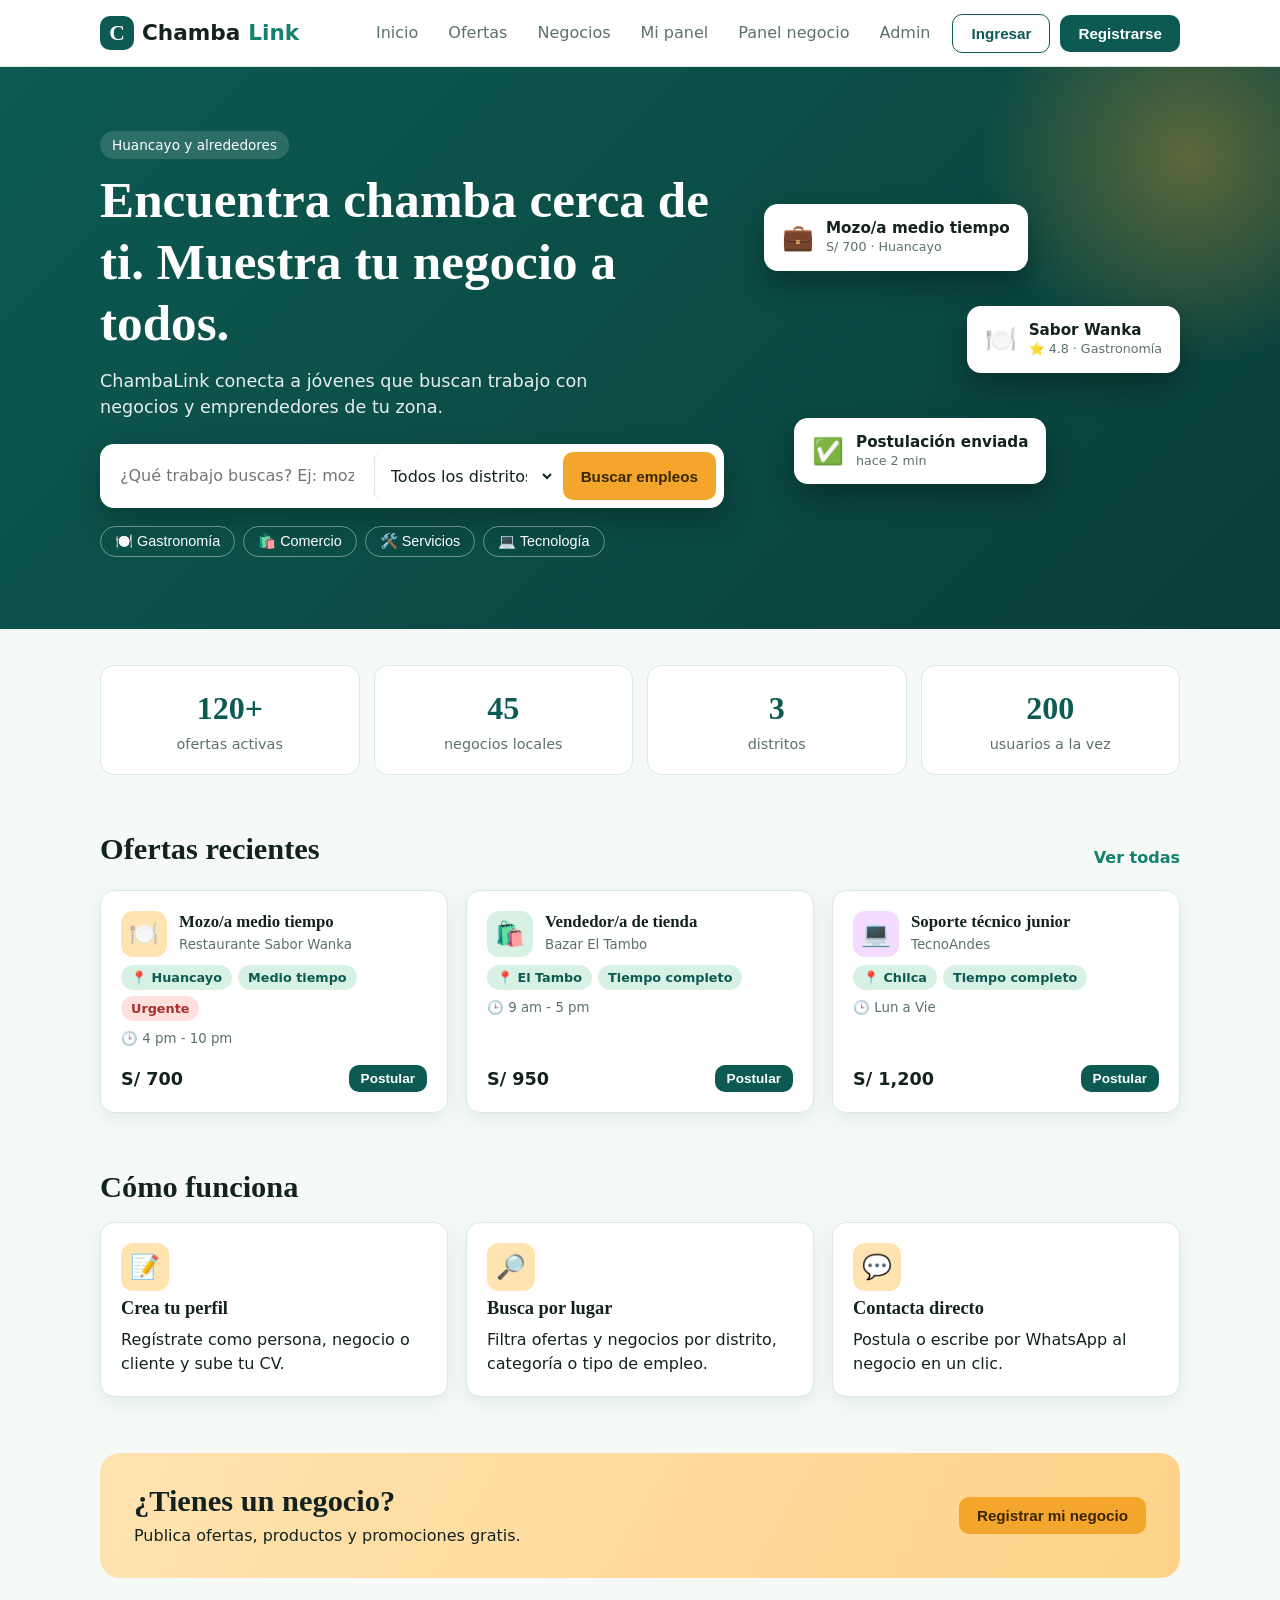
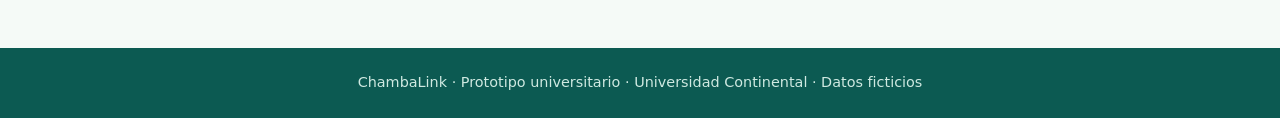
<file: index.html>
<!DOCTYPE html>
<html lang="es">
<head>
<meta charset="UTF-8">
<meta name="viewport" content="width=device-width, initial-scale=1">
<title>ChambaLink – Prototipo</title>
<link rel="stylesheet" href="style.css">
</head>
<body>

<header class="nav">
  <div class="wrap nav-in">
    <a class="logo" data-go="home"><span class="logo-mark">C</span>Chamba<b>Link</b></a>
    <button class="burger" id="burger" aria-label="Abrir menú">☰</button>
    <nav id="menu">
      <a data-go="home">Inicio</a>
      <a data-go="jobs">Ofertas</a>
      <a data-go="biz">Negocios</a>
      <a data-go="user">Mi panel</a>
      <a data-go="negocio">Panel negocio</a>
      <a data-go="admin">Admin</a>
      <button class="btn ghost" data-go="auth">Ingresar</button>
      <button class="btn" data-go="auth" data-tab="reg">Registrarse</button>
    </nav>
  </div>
</header>

<!-- INICIO -->
<main id="home" class="view active">
  <section class="hero">
    <div class="wrap hero-in">
      <div>
        <p class="tag">Huancayo y alrededores</p>
        <h1>Encuentra chamba cerca de ti. Muestra tu negocio a todos.</h1>
        <p class="lead">ChambaLink conecta a jóvenes que buscan trabajo con negocios y emprendedores de tu zona.</p>
        <form class="search" id="heroSearch">
          <input id="q" placeholder="¿Qué trabajo buscas? Ej: mozo, ventas" aria-label="Buscar empleo">
          <select id="qd" aria-label="Distrito"><option value="">Todos los distritos</option><option>Huancayo</option><option>El Tambo</option><option>Chilca</option></select>
          <button class="btn accent">Buscar empleos</button>
        </form>
        <div class="chips" id="homeChips"></div>
      </div>
      <div class="hero-art" aria-hidden="true">
        <div class="float f1">💼 <span><b>Mozo/a medio tiempo</b><small>S/ 700 · Huancayo</small></span></div>
        <div class="float f2">🍽️ <span><b>Sabor Wanka</b><small>⭐ 4.8 · Gastronomía</small></span></div>
        <div class="float f3">✅ <span><b>Postulación enviada</b><small>hace 2 min</small></span></div>
      </div>
    </div>
  </section>

  <section class="wrap sec">
    <div class="stats">
      <div><b>120+</b><span>ofertas activas</span></div>
      <div><b>45</b><span>negocios locales</span></div>
      <div><b>3</b><span>distritos</span></div>
      <div><b>200</b><span>usuarios a la vez</span></div>
    </div>
  </section>

  <section class="wrap sec">
    <div class="sec-head"><h2>Ofertas recientes</h2><a class="link" data-go="jobs">Ver todas</a></div>
    <div class="grid" id="homeJobs"></div>
  </section>

  <section class="wrap sec">
    <h2>Cómo funciona</h2>
    <div class="grid g3 steps">
      <div class="card"><span class="ico">📝</span><h3>Crea tu perfil</h3><p>Regístrate como persona, negocio o cliente y sube tu CV.</p></div>
      <div class="card"><span class="ico">🔎</span><h3>Busca por lugar</h3><p>Filtra ofertas y negocios por distrito, categoría o tipo de empleo.</p></div>
      <div class="card"><span class="ico">💬</span><h3>Contacta directo</h3><p>Postula o escribe por WhatsApp al negocio en un clic.</p></div>
    </div>
  </section>

  <section class="wrap sec">
    <div class="cta-band">
      <div><h2>¿Tienes un negocio?</h2><p>Publica ofertas, productos y promociones gratis.</p></div>
      <button class="btn accent" data-go="auth" data-tab="reg">Registrar mi negocio</button>
    </div>
  </section>
</main>

<!-- OFERTAS -->
<main id="jobs" class="view">
  <div class="wrap sec">
    <h2>Ofertas laborales</h2>
    <div class="filters">
      <input id="jq" placeholder="Buscar por puesto o negocio" aria-label="Buscar">
      <select id="jc" aria-label="Categoría"><option value="">Todas las categorías</option></select>
      <select id="jd" aria-label="Distrito"><option value="">Todos los distritos</option><option>Huancayo</option><option>El Tambo</option><option>Chilca</option></select>
    </div>
    <p class="muted" id="jCount"></p>
    <div class="grid" id="jobGrid"></div>
  </div>
</main>

<!-- NEGOCIOS -->
<main id="biz" class="view">
  <div class="wrap sec">
    <h2>Negocios y productos</h2>
    <div class="chips dark" id="bizChips"></div>
    <div class="grid" id="bizGrid"></div>
  </div>
</main>

<!-- LOGIN / REGISTRO -->
<main id="auth" class="view">
  <div class="wrap sec auth-wrap">
    <div class="auth-side">
      <h2>Tu próxima chamba empieza aquí</h2>
      <p>Cuenta de demostración: no se guarda ningún dato.</p>
      <ul><li>✔ Postula en un clic</li><li>✔ Publica tu negocio</li><li>✔ Recibe avisos</li></ul>
    </div>
    <div class="card auth-card">
      <div class="tabs"><button class="tab on" data-tab="login">Iniciar sesión</button><button class="tab" data-tab="reg">Registrarse</button></div>
      <form id="formLogin" class="form">
        <label>Correo<input type="email" value="diego@correo.com" required></label>
        <label>Contraseña<input type="password" value="123456" required></label>
        <label>Entrar como<select id="loginRole"><option value="user">Persona que busca empleo</option><option value="negocio">Negocio o emprendedor</option><option value="admin">Administrador</option></select></label>
        <button class="btn full">Iniciar sesión</button>
      </form>
      <form id="formReg" class="form" hidden>
        <label>Nombres<input required placeholder="Tu nombre"></label>
        <label>Correo<input type="email" required placeholder="correo@ejemplo.com"></label>
        <label>Contraseña<input type="password" required placeholder="Mínimo 8 caracteres"></label>
        <label>Tipo de cuenta<select id="regRole"><option value="user">Persona que busca empleo</option><option value="negocio">Negocio o emprendedor</option><option value="user">Cliente</option></select></label>
        <button class="btn full">Crear cuenta</button>
      </form>
    </div>
  </div>
</main>

<!-- PANEL USUARIO -->
<main id="user" class="view">
  <div class="wrap sec dash">
    <aside class="card profile">
      <div class="avatar">DP</div>
      <h3>Diego Pérez</h3>
      <p class="muted">Estudiante de Ing. de Sistemas · El Tambo</p>
      <span class="badge ok">Cuenta verificada</span>
      <div class="meter"><span style="width:80%"></span></div>
      <small class="muted">Perfil completo al 80%</small>
      <button class="btn ghost full" data-toast="CV actualizado (demo)">Subir CV</button>
    </aside>
    <div>
      <h2>Mi panel</h2>
      <div class="stats sm">
        <div><b>5</b><span>postulaciones</span></div>
        <div><b>2</b><span>en revisión</span></div>
        <div><b>1</b><span>aceptada</span></div>
      </div>
      <h3>Mis postulaciones</h3>
      <div class="list" id="applyList"></div>
      <h3>Notificaciones</h3>
      <div class="list">
        <div class="row"><span>🔔 Sabor Wanka abrió tu postulación.</span><small>hoy</small></div>
        <div class="row"><span>🔔 Nueva oferta de Tecnología en Chilca.</span><small>ayer</small></div>
      </div>
    </div>
  </div>
</main>

<!-- PANEL NEGOCIO -->
<main id="negocio" class="view">
  <div class="wrap sec">
    <div class="sec-head"><div><h2>Restaurante Sabor Wanka</h2><span class="badge ok">Negocio verificado</span></div></div>
    <div class="stats sm">
      <div><b id="nOffers">3</b><span>ofertas publicadas</span></div>
      <div><b>18</b><span>postulaciones</span></div>
      <div><b>4.8</b><span>calificación</span></div>
      <div><b>126</b><span>visitas</span></div>
    </div>
    <div class="two">
      <div>
        <h3>Ofertas publicadas</h3>
        <div class="list" id="bizOffers"></div>
      </div>
      <form class="card form" id="newOffer">
        <h3>Nueva oferta</h3>
        <label>Puesto<input id="noT" required placeholder="Ej: Cocinero/a"></label>
        <label>Sueldo (S/)<input id="noS" type="number" min="0" placeholder="900"></label>
        <label>Horario<input id="noH" placeholder="8 am - 2 pm"></label>
        <button class="btn full">Publicar oferta</button>
      </form>
    </div>
  </div>
</main>

<!-- ADMIN -->
<main id="admin" class="view">
  <div class="wrap sec">
    <h2>Panel administrativo</h2>
    <div class="stats sm">
      <div><b>248</b><span>usuarios</span></div>
      <div><b>45</b><span>negocios</span></div>
      <div><b>120</b><span>ofertas</span></div>
      <div><b id="pend">3</b><span>verificaciones pendientes</span></div>
    </div>
    <div class="two">
      <div class="card">
        <h3>Postulaciones por semana</h3>
        <div class="bars" id="bars"></div>
      </div>
      <div class="card">
        <h3>Verificaciones pendientes</h3>
        <div class="list flat" id="verifList"></div>
      </div>
    </div>
  </div>
</main>

<footer class="foot"><div class="wrap">ChambaLink · Prototipo universitario · Universidad Continental · Datos ficticios</div></footer>
<div class="toast" id="toast"></div>
<script src="script.js"></script>
</body>
</html>
</file>
<file: style.css>
:root{
  --ink:#12231f; --muted:#5d716c; --paper:#f5faf7; --card:#fff; --line:#dce8e2;
  --teal:#0c5a52; --teal2:#14806f; --mint:#d8f1e5; --sun:#f4a52b; --sun2:#ffe3b0; --red:#d9534f;
  --r:14px; --shadow:0 6px 20px rgba(12,90,82,.09);
}
*{box-sizing:border-box;margin:0}
html{scroll-behavior:smooth}
body{font-family:"Segoe UI",system-ui,-apple-system,Roboto,sans-serif;color:var(--ink);background:var(--paper);line-height:1.5}
h1,h2,h3{font-family:Georgia,"Times New Roman",serif;line-height:1.2}
h2{font-size:1.9rem;margin-bottom:1rem}
h3{font-size:1.15rem;margin:1.2rem 0 .6rem}
a{cursor:pointer}
.wrap{max-width:1120px;margin:auto;padding:0 20px}
.sec{padding-top:36px;padding-bottom:20px}
.muted{color:var(--muted)}
.link{color:var(--teal2);font-weight:600}
:focus-visible{outline:3px solid var(--sun);outline-offset:2px}

/* nav */
.nav{position:sticky;top:0;z-index:20;background:rgba(255,255,255,.92);backdrop-filter:blur(8px);border-bottom:1px solid var(--line)}
.nav-in{display:flex;align-items:center;justify-content:space-between;height:66px}
.logo{display:flex;align-items:center;gap:8px;font-size:1.35rem;font-weight:600;color:var(--ink)}
.logo b{color:var(--teal2)}
.logo-mark{display:grid;place-items:center;width:34px;height:34px;border-radius:10px;background:var(--teal);color:#fff;font-family:Georgia,serif}
nav{display:flex;align-items:center;gap:6px}
nav>a{padding:8px 12px;border-radius:8px;font-weight:500;color:var(--muted)}
nav>a:hover,nav>a.on{background:var(--mint);color:var(--teal)}
nav .btn{margin-left:4px}
.burger{display:none;background:none;border:0;font-size:1.6rem;cursor:pointer}

/* botones */
.btn{border:0;cursor:pointer;background:var(--teal);color:#fff;padding:10px 18px;border-radius:10px;font-weight:600;font-size:.95rem;transition:transform .15s,background .15s}
.btn:hover{background:var(--teal2);transform:translateY(-1px)}
.btn.accent{background:var(--sun);color:#3a2600}
.btn.accent:hover{background:#ffb64a}
.btn.ghost{background:transparent;color:var(--teal);border:1.5px solid var(--teal)}
.btn.ghost:hover{background:var(--mint)}
.btn.sm{padding:6px 12px;font-size:.85rem}
.btn.full{width:100%;margin-top:6px}

/* vistas */
.view{display:none;min-height:70vh}
.view.active{display:block}

/* hero */
.hero{background:linear-gradient(135deg,var(--teal) 0%,#0a3f3a 100%);color:#fff;padding:64px 0 72px;position:relative;overflow:hidden}
.hero::after{content:"";position:absolute;right:-120px;top:-120px;width:420px;height:420px;border-radius:50%;background:radial-gradient(circle,rgba(244,165,43,.35),transparent 70%)}
.hero-in{display:grid;grid-template-columns:1.2fr .8fr;gap:40px;align-items:center;position:relative;z-index:1}
.hero h1{font-size:clamp(2rem,4.2vw,3.2rem);margin:10px 0 14px}
.lead{font-size:1.1rem;opacity:.9;max-width:520px;margin-bottom:24px}
.tag{display:inline-block;background:rgba(255,255,255,.14);padding:4px 12px;border-radius:99px;font-size:.85rem}
.search{display:flex;gap:8px;background:#fff;padding:8px;border-radius:14px;box-shadow:0 12px 30px rgba(0,0,0,.25);max-width:640px}
.search input,.search select{border:0;padding:12px;font-size:1rem;border-radius:8px;background:transparent;color:var(--ink);min-width:0}
.search input{flex:1.5}
.search select{flex:1;border-left:1px solid var(--line)}
.chips{display:flex;flex-wrap:wrap;gap:8px;margin-top:18px}
.chip{border:1px solid rgba(255,255,255,.4);background:transparent;color:#fff;padding:6px 14px;border-radius:99px;cursor:pointer;font-size:.9rem}
.chip:hover{background:rgba(255,255,255,.15)}
.chips.dark{margin:0 0 20px}
.chips.dark .chip{color:var(--teal);border-color:var(--line);background:#fff}
.chips.dark .chip.on{background:var(--teal);color:#fff}
.hero-art{position:relative;height:300px}
.float{position:absolute;display:flex;gap:12px;align-items:center;background:#fff;color:var(--ink);padding:14px 18px;border-radius:14px;box-shadow:0 14px 30px rgba(0,0,0,.3);font-size:1.6rem}
.float span{display:flex;flex-direction:column;font-size:.95rem;line-height:1.3}
.float small{color:var(--muted)}
.f1{top:10px;left:0}.f2{top:112px;right:0}.f3{bottom:10px;left:30px}

/* stats */
.stats{display:grid;grid-template-columns:repeat(4,1fr);gap:14px}
.stats>div{background:var(--card);border:1px solid var(--line);border-radius:var(--r);padding:18px;text-align:center}
.stats b{display:block;font-family:Georgia,serif;font-size:2rem;color:var(--teal)}
.stats span{color:var(--muted);font-size:.9rem}
.stats.sm{margin-bottom:10px}
.stats.sm>div{padding:14px}
.stats.sm b{font-size:1.6rem}

/* grids y tarjetas */
.sec-head{display:flex;justify-content:space-between;align-items:center;gap:10px;margin-bottom:6px}
.grid{display:grid;grid-template-columns:repeat(auto-fill,minmax(270px,1fr));gap:18px}
.grid.g3{grid-template-columns:repeat(auto-fit,minmax(240px,1fr))}
.card{background:var(--card);border:1px solid var(--line);border-radius:var(--r);padding:20px;box-shadow:var(--shadow)}
.steps .ico{display:grid;place-items:center;width:48px;height:48px;border-radius:12px;background:var(--sun2);font-size:1.5rem;margin-bottom:6px}
.steps h3{margin-top:6px}
.job{display:flex;flex-direction:column;gap:8px;transition:transform .2s,box-shadow .2s}
.job:hover{transform:translateY(-3px);box-shadow:0 12px 26px rgba(12,90,82,.16)}
.job-top{display:flex;gap:12px;align-items:center}
.logo-b{display:grid;place-items:center;width:46px;height:46px;border-radius:12px;font-size:1.5rem;flex:none}
.job h3{margin:0;font-size:1.05rem}
.job small{color:var(--muted)}
.meta{display:flex;flex-wrap:wrap;gap:6px}
.pill{background:var(--mint);color:var(--teal);padding:3px 10px;border-radius:99px;font-size:.8rem;font-weight:600}
.pill.hot{background:#ffe0dd;color:#a5302b}
.job-foot{display:flex;justify-content:space-between;align-items:center;margin-top:auto;padding-top:8px}
.sueldo{font-weight:700;font-size:1.1rem}

/* negocios */
.biz{padding:0;overflow:hidden}
.cover{height:110px;display:grid;place-items:center;font-size:3rem}
.biz-body{padding:16px 18px 18px}
.biz h3{margin:0 0 2px}
.prods{list-style:none;padding:0;margin:10px 0}
.prods li{display:flex;justify-content:space-between;padding:6px 0;border-bottom:1px dashed var(--line);font-size:.92rem}
.prods b{color:var(--teal)}
.biz-act{display:flex;gap:8px}

/* filtros */
.filters{display:grid;grid-template-columns:2fr 1fr 1fr;gap:10px;margin-bottom:10px}
input,select{font:inherit}
.filters input,.filters select,.form input,.form select{width:100%;padding:11px 12px;border:1.5px solid var(--line);border-radius:10px;background:#fff}
.form input:focus,.form select:focus,.filters input:focus{border-color:var(--teal2);outline:0}

/* auth */
.auth-wrap{display:grid;grid-template-columns:1fr 1fr;gap:30px;align-items:center;padding-top:50px}
.auth-side{background:linear-gradient(135deg,var(--teal),#0a3f3a);color:#fff;padding:36px;border-radius:var(--r);min-height:340px}
.auth-side ul{list-style:none;padding:0;margin-top:18px;display:grid;gap:8px}
.auth-side p{opacity:.85}
.tabs{display:flex;gap:6px;background:var(--paper);padding:5px;border-radius:12px;margin-bottom:16px}
.tab{flex:1;border:0;background:transparent;padding:10px;border-radius:9px;font-weight:600;cursor:pointer;color:var(--muted)}
.tab.on{background:#fff;color:var(--teal);box-shadow:0 2px 6px rgba(0,0,0,.08)}
.form{display:grid;gap:12px}
.form label{display:grid;gap:5px;font-weight:600;font-size:.9rem}
.form h3{margin-top:0}
[hidden]{display:none!important}

/* paneles */
.dash{display:grid;grid-template-columns:270px 1fr;gap:24px;align-items:start}
.profile{text-align:center;display:grid;gap:8px;justify-items:center}
.avatar{width:84px;height:84px;border-radius:50%;background:linear-gradient(135deg,var(--sun),#e8791f);display:grid;place-items:center;font-size:1.8rem;font-weight:700;color:#fff;font-family:Georgia,serif}
.meter{width:100%;height:8px;background:var(--line);border-radius:9px;overflow:hidden}
.meter span{display:block;height:100%;background:var(--teal2)}
.badge{display:inline-block;padding:3px 10px;border-radius:99px;font-size:.8rem;font-weight:600}
.badge.ok{background:var(--mint);color:var(--teal)}
.badge.wait{background:var(--sun2);color:#7a4b00}
.badge.no{background:#ffe0dd;color:#a5302b}
.badge.info{background:#dde8ff;color:#27439a}
.list{display:grid;gap:8px}
.row{display:flex;justify-content:space-between;align-items:center;gap:10px;background:#fff;border:1px solid var(--line);border-radius:12px;padding:12px 14px}
.row small{color:var(--muted)}
.row b{display:block}
.list.flat .row{box-shadow:none}
.two{display:grid;grid-template-columns:1.4fr 1fr;gap:20px;align-items:start}
.bars{display:flex;align-items:flex-end;gap:12px;height:190px;padding-top:10px}
.bars div{flex:1;display:flex;flex-direction:column;justify-content:flex-end;align-items:center;height:100%;font-size:.8rem;color:var(--muted)}
.bars i{display:block;width:100%;border-radius:8px 8px 0 0;background:linear-gradient(var(--teal2),var(--teal));margin-bottom:4px}
.cta-band{display:flex;justify-content:space-between;align-items:center;gap:20px;flex-wrap:wrap;background:linear-gradient(120deg,var(--sun2),#ffd28a);border-radius:20px;padding:30px 34px}
.cta-band h2{margin-bottom:4px}
.foot{margin-top:50px;padding:24px 0;background:var(--teal);color:#cfe9e1;font-size:.9rem;text-align:center}
.toast{position:fixed;left:50%;bottom:26px;transform:translate(-50%,30px);background:var(--ink);color:#fff;padding:12px 20px;border-radius:12px;opacity:0;pointer-events:none;transition:.3s;z-index:50}
.toast.show{opacity:1;transform:translate(-50%,0)}

/* móvil */
@media(max-width:860px){
  .hero-in,.auth-wrap,.dash,.two{grid-template-columns:1fr}
  .hero-art{display:none}
  .stats{grid-template-columns:repeat(2,1fr)}
  .filters{grid-template-columns:1fr}
  .burger{display:block}
  nav{display:none;position:absolute;top:66px;left:0;right:0;flex-direction:column;align-items:stretch;background:#fff;padding:12px 20px 18px;border-bottom:1px solid var(--line);gap:4px}
  nav.open{display:flex}
  nav .btn{margin:4px 0 0}
  .search{flex-direction:column}
  .search select{border-left:0;border-top:1px solid var(--line)}
}
@media(prefers-reduced-motion:reduce){*{transition:none!important;scroll-behavior:auto!important}}
</file>
